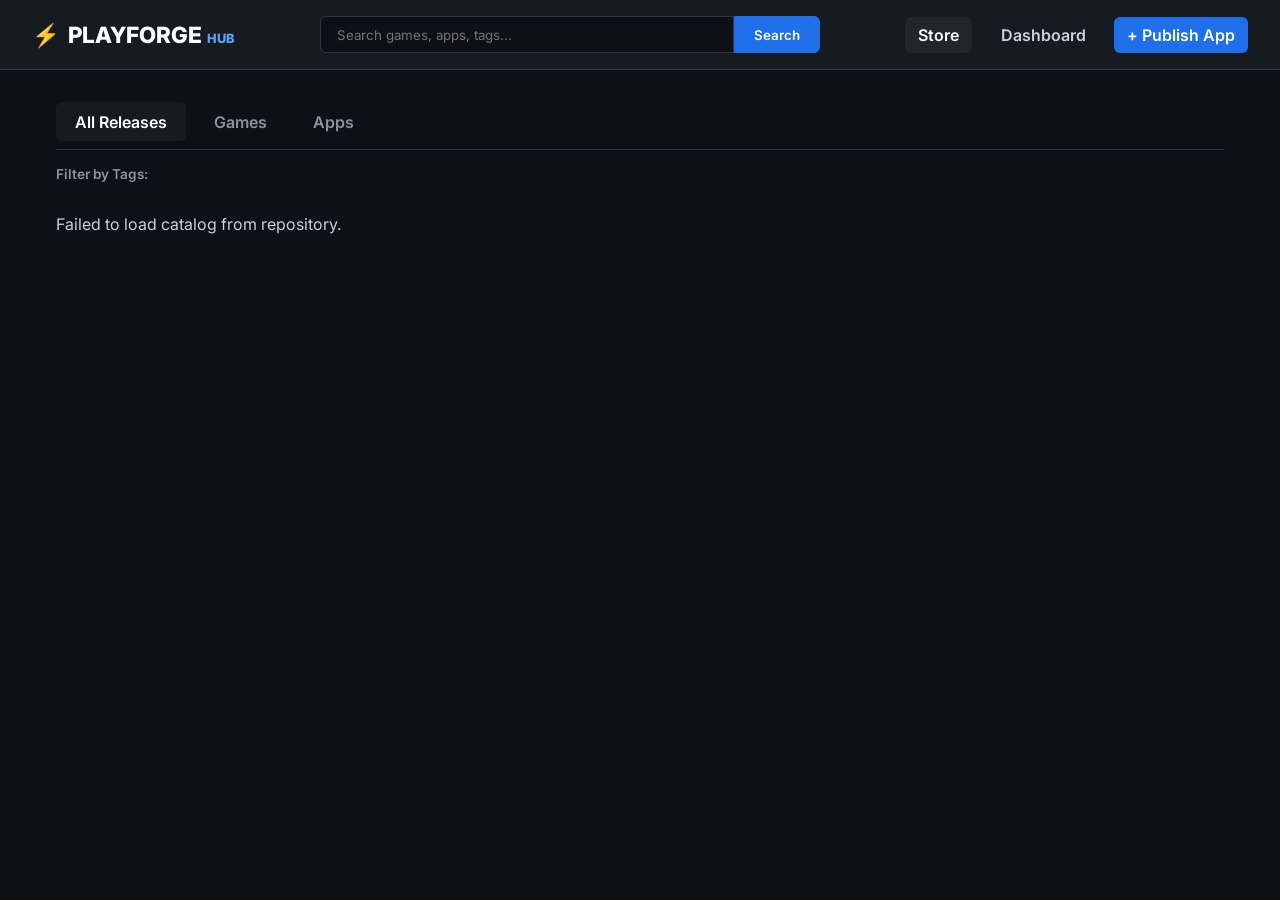
<file: index.html>
<!-- index.html -->
<!DOCTYPE html>
<html lang="en">
<head>
  <meta charset="UTF-8">
  <meta name="viewport" content="width=device-width, initial-scale=1.0">
  <title>PLAYFORGE Hub - App & Game Store</title>
  <link rel="stylesheet" href="styles.css">
  <link rel="preconnect" href="https://fonts.googleapis.com">
  <link rel="preconnect" href="https://fonts.gstatic.com" crossorigin>
  <link href="https://fonts.googleapis.com/css2?family=Inter:wght@300;400;600;700;800&display=swap" rel="stylesheet">
</head>
<body>
  <header class="navbar">
    <div class="nav-brand">
      <span class="brand-logo">⚡</span>
      <span class="brand-title">PLAYFORGE <small>HUB</small></span>
    </div>
    
    <div class="search-bar-container">
      <input type="text" id="searchInput" placeholder="Search games, apps, tags...">
      <button id="searchBtn">Search</button>
    </div>

    <nav class="nav-links">
      <a href="index.html" class="active">Store</a>
      <a href="dashboard.html">Dashboard</a>
      <a href="admin.html" class="btn-admin">+ Publish App</a>
    </nav>
  </header>

  <main class="container">
    <section class="filter-section">
      <div class="category-tabs">
        <button class="tab-btn active" data-category="all">All Releases</button>
        <button class="tab-btn" data-category="games">Games</button>
        <button class="tab-btn" data-category="apps">Apps</button>
      </div>

      <div class="tag-filter-bar">
        <span class="filter-label">Filter by Tags:</span>
        <div class="tag-pills" id="tagPillsContainer">
          <!-- Dynamically populated tags -->
        </div>
      </div>
    </section>

    <section class="catalog-grid" id="catalogGrid">
      <div class="loading-state">Loading store catalog...</div>
    </section>
  </main>

  <!-- 18+ Age Verification Modal -->
  <div class="modal-overlay" id="ageModalOverlay">
    <div class="modal-card">
      <div class="modal-header warning">
        <h3>⚠️ Age Verification Required</h3>
      </div>
      <div class="modal-body">
        <p>This title is rated <span class="badge badge-18">18+</span> for mature content.</p>
        <p>Please confirm that you are at least 18 years of age to access and download this application.</p>
      </div>
      <div class="modal-footer">
        <button class="btn btn-secondary" id="ageCancelBtn">Cancel</button>
        <button class="btn btn-danger" id="ageConfirmBtn">I am 18 or Older</button>
      </div>
    </div>
  </div>

  <script src="script.js"></script>
</body>
</html>
</file>
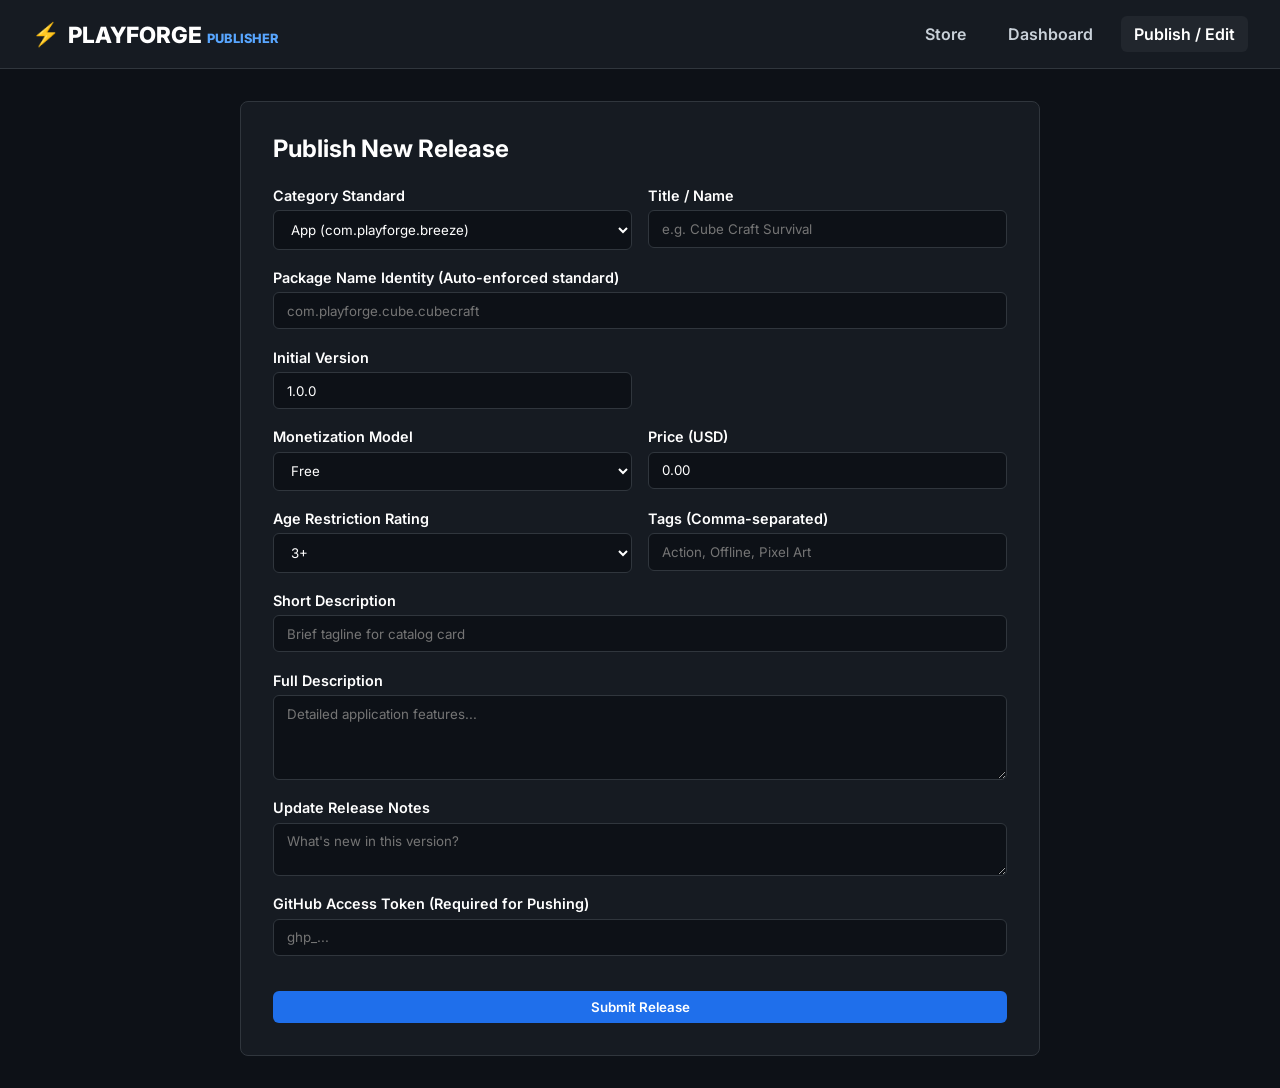
<file: admin.html>
<!-- admin.html -->
<!DOCTYPE html>
<html lang="en">
<head>
  <meta charset="UTF-8">
  <meta name="viewport" content="width=device-width, initial-scale=1.0">
  <title>PLAYFORGE Hub - Publisher Admin</title>
  <link rel="stylesheet" href="styles.css">
  <link href="https://fonts.googleapis.com/css2?family=Inter:wght@300;400;600;700;800&display=swap" rel="stylesheet">
</head>
<body>
  <header class="navbar">
    <div class="nav-brand">
      <span class="brand-logo">⚡</span>
      <span class="brand-title">PLAYFORGE <small>PUBLISHER</small></span>
    </div>
    <nav class="nav-links">
      <a href="index.html">Store</a>
      <a href="dashboard.html">Dashboard</a>
      <a href="admin.html" class="active">Publish / Edit</a>
    </nav>
  </header>

  <main class="container">
    <div class="form-card">
      <h2 id="formTitle" style="color: var(--text-white); margin-bottom: 1.5rem;">Publish New Release</h2>
      
      <form id="publishForm">
        <div class="form-row">
          <div class="form-group">
            <label for="itemType">Category Standard</label>
            <select id="itemType" required>
              <option value="apps">App (com.playforge.breeze)</option>
              <option value="games">Game (com.playforge.cube)</option>
            </select>
          </div>
          <div class="form-group">
            <label for="appName">Title / Name</label>
            <input type="text" id="appName" placeholder="e.g. Cube Craft Survival" required>
          </div>
        </div>

        <div class="form-group">
          <label for="packageIdentity">Package Name Identity (Auto-enforced standard)</label>
          <input type="text" id="packageIdentity" placeholder="com.playforge.cube.cubecraft" required>
        </div>

        <!-- Version Bump Section -->
        <div class="form-row" id="versionBumpSection" style="display:none;">
          <div class="form-group">
            <label for="bumpType">Update Release Type</label>
            <select id="bumpType">
              <option value="none">Keep Current Version</option>
              <option value="bugfix">Bug Fix / Patch (+0.0.1)</option>
              <option value="minor">Minor Feature (+0.1.0, reset patch)</option>
              <option value="major">Major Overhaul (+1.0.0, reset minor/patch)</option>
            </select>
          </div>
          <div class="form-group">
            <label for="appVersion">Version String</label>
            <input type="text" id="appVersion" value="1.0.0" required>
          </div>
        </div>

        <div class="form-row" id="initialVersionSection">
          <div class="form-group">
            <label for="appVersionInitial">Initial Version</label>
            <input type="text" id="appVersionInitial" value="1.0.0" required>
          </div>
        </div>

        <!-- Monetization & Subscription -->
        <div class="form-row">
          <div class="form-group">
            <label for="monetizationType">Monetization Model</label>
            <select id="monetizationType">
              <option value="free">Free</option>
              <option value="paid">One-time Purchase</option>
              <option value="subscription">Subscription Tier</option>
            </select>
          </div>
          <div class="form-group" id="priceGroup">
            <label for="appPrice">Price (USD)</label>
            <input type="number" id="appPrice" step="0.01" value="0.00">
          </div>
        </div>

        <div id="subscriptionFields" style="display: none;" class="form-row">
          <div class="form-group">
            <label for="subInterval">Billing Interval</label>
            <select id="subInterval">
              <option value="monthly">Monthly</option>
              <option value="yearly">Yearly</option>
            </select>
          </div>
          <div class="form-group">
            <label for="subTierName">Subscription Tier Name</label>
            <input type="text" id="subTierName" placeholder="e.g. VIP Pass, Pro Access">
          </div>
        </div>

        <!-- Metadata -->
        <div class="form-row">
          <div class="form-group">
            <label for="ageRating">Age Restriction Rating</label>
            <select id="ageRating">
              <option value="3+">3+</option>
              <option value="7+">7+</option>
              <option value="12+">12+</option>
              <option value="16+">16+</option>
              <option value="18+">18+ (Triggers Verification Prompt)</option>
            </select>
          </div>
          <div class="form-group">
            <label for="appTags">Tags (Comma-separated)</label>
            <input type="text" id="appTags" placeholder="Action, Offline, Pixel Art">
          </div>
        </div>

        <div class="form-group">
          <label for="shortDescription">Short Description</label>
          <input type="text" id="shortDescription" placeholder="Brief tagline for catalog card">
        </div>

        <div class="form-group">
          <label for="fullDescription">Full Description</label>
          <textarea id="fullDescription" rows="4" placeholder="Detailed application features..."></textarea>
        </div>

        <div class="form-group">
          <label for="updateNotes">Update Release Notes</label>
          <textarea id="updateNotes" rows="2" placeholder="What's new in this version?"></textarea>
        </div>

        <div class="form-group">
          <label for="githubToken">GitHub Access Token (Required for Pushing)</label>
          <input type="password" id="githubToken" placeholder="ghp_..." required>
        </div>

        <button type="submit" class="btn btn-primary" style="width: 100%; margin-top: 1rem;" id="submitBtn">Submit Release</button>
      </form>
    </div>
  </main>

  <script src="admin.js"></script>
</body>
</html>
</file>
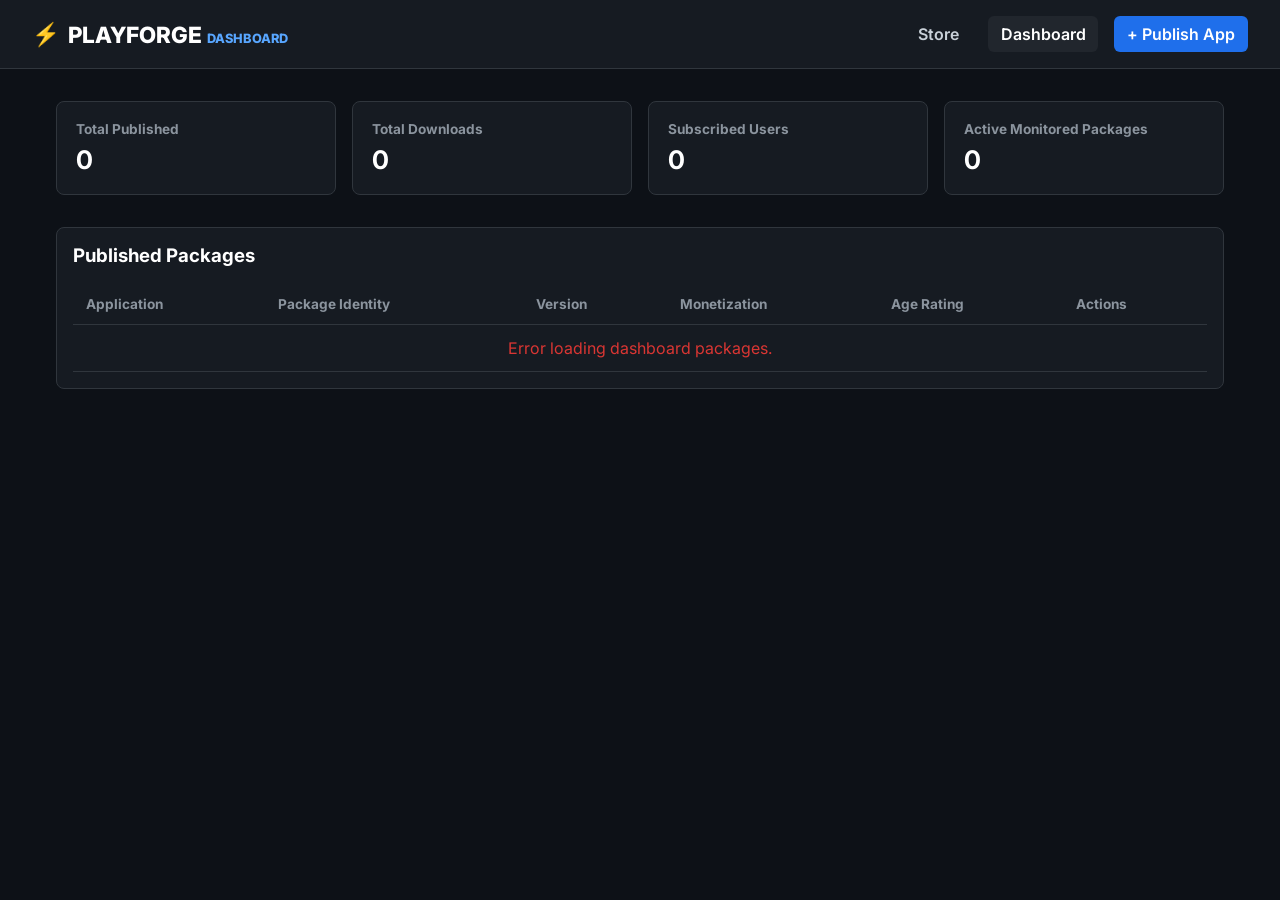
<file: dashboard.html>
<!-- dashboard.html -->
<!DOCTYPE html>
<html lang="en">
<head>
  <meta charset="UTF-8">
  <meta name="viewport" content="width=device-width, initial-scale=1.0">
  <title>PLAYFORGE Hub - Publisher Dashboard</title>
  <link rel="stylesheet" href="styles.css">
  <link href="https://fonts.googleapis.com/css2?family=Inter:wght@300;400;600;700;800&display=swap" rel="stylesheet">
</head>
<body>
  <header class="navbar">
    <div class="nav-brand">
      <span class="brand-logo">⚡</span>
      <span class="brand-title">PLAYFORGE <small>DASHBOARD</small></span>
    </div>
    <nav class="nav-links">
      <a href="index.html">Store</a>
      <a href="dashboard.html" class="active">Dashboard</a>
      <a href="admin.html" class="btn-admin">+ Publish App</a>
    </nav>
  </header>

  <main class="container">
    <section class="dashboard-grid">
      <div class="stat-card">
        <h5>Total Published</h5>
        <p id="statTotalCount">0</p>
      </div>
      <div class="stat-card">
        <h5>Total Downloads</h5>
        <p id="statTotalDownloads">0</p>
      </div>
      <div class="stat-card">
        <h5>Subscribed Users</h5>
        <p id="statSubscriptions">0</p>
      </div>
      <div class="stat-card">
        <h5>Active Monitored Packages</h5>
        <p id="statPackages">0</p>
      </div>
    </section>

    <section class="dashboard-table-container">
      <h3 style="margin-bottom: 1rem; color: var(--text-white);">Published Packages</h3>
      <table class="data-table">
        <thead>
          <tr>
            <th>Application</th>
            <th>Package Identity</th>
            <th>Version</th>
            <th>Monetization</th>
            <th>Age Rating</th>
            <th>Actions</th>
          </tr>
        </thead>
        <tbody id="dashboardTableBody">
          <tr><td colspan="6" style="text-align:center;">Fetching published releases...</td></tr>
        </tbody>
      </table>
    </section>
  </main>

  <script src="dashboard.js"></script>
</body>
</html>
</file>
<file: styles.css>
/* styles.css */
:root {
  --bg-primary: #0d1117;
  --bg-secondary: #161b22;
  --bg-card: #21262d;
  --border-color: #30363d;
  --accent-color: #58a6ff;
  --accent-hover: #1f6feb;
  --text-main: #c9d1d9;
  --text-muted: #8b949e;
  --text-white: #ffffff;
  --tag-bg: #2d333b;
  --badge-green: #238636;
  --badge-yellow: #9e6a03;
  --badge-red: #da3633;
  --purple-sub: #8957e5;
}

* {
  box-sizing: border-box;
  margin: 0;
  padding: 0;
  font-family: 'Inter', sans-serif;
}

body {
  background-color: var(--bg-primary);
  color: var(--text-main);
  min-height: 100vh;
  display: flex;
  flex-direction: column;
}

.navbar {
  background-color: var(--bg-secondary);
  border-bottom: 1px solid var(--border-color);
  padding: 1rem 2rem;
  display: flex;
  justify-content: space-between;
  align-items: center;
  gap: 1rem;
}

.nav-brand {
  display: flex;
  align-items: center;
  gap: 0.5rem;
  font-weight: 800;
  font-size: 1.4rem;
  color: var(--text-white);
}

.nav-brand small {
  color: var(--accent-color);
  font-size: 0.8rem;
}

.search-bar-container {
  display: flex;
  flex: 1;
  max-width: 500px;
}

.search-bar-container input {
  width: 100%;
  padding: 0.6rem 1rem;
  background-color: var(--bg-primary);
  border: 1px solid var(--border-color);
  border-radius: 6px 0 0 6px;
  color: var(--text-white);
  outline: none;
}

.search-bar-container button {
  padding: 0.6rem 1.2rem;
  background-color: var(--accent-hover);
  border: 1px solid var(--accent-hover);
  border-radius: 0 6px 6px 0;
  color: var(--text-white);
  cursor: pointer;
  font-weight: 600;
}

.nav-links {
  display: flex;
  gap: 1rem;
  align-items: center;
}

.nav-links a {
  color: var(--text-main);
  text-decoration: none;
  font-weight: 600;
  padding: 0.5rem 0.8rem;
  border-radius: 6px;
  transition: background 0.2s;
}

.nav-links a:hover, .nav-links a.active {
  background-color: var(--bg-card);
  color: var(--text-white);
}

.btn-admin {
  background-color: var(--accent-hover) !important;
  color: var(--text-white) !important;
}

.container {
  width: 100%;
  max-width: 1200px;
  margin: 2rem auto;
  padding: 0 1rem;
  flex: 1;
}

.filter-section {
  display: flex;
  flex-direction: column;
  gap: 1rem;
  margin-bottom: 2rem;
}

.category-tabs {
  display: flex;
  gap: 0.5rem;
  border-bottom: 1px solid var(--border-color);
  padding-bottom: 0.5rem;
}

.tab-btn {
  background: none;
  border: none;
  color: var(--text-muted);
  padding: 0.6rem 1.2rem;
  font-size: 1rem;
  font-weight: 600;
  cursor: pointer;
  border-radius: 6px;
}

.tab-btn.active, .tab-btn:hover {
  color: var(--text-white);
  background-color: var(--bg-secondary);
}

.tag-filter-bar {
  display: flex;
  align-items: center;
  gap: 1rem;
  flex-wrap: wrap;
}

.filter-label {
  font-size: 0.85rem;
  color: var(--text-muted);
  font-weight: 600;
}

.tag-pills {
  display: flex;
  gap: 0.5rem;
  flex-wrap: wrap;
}

.tag-pill {
  background-color: var(--tag-bg);
  color: var(--text-main);
  border: 1px solid var(--border-color);
  padding: 0.3rem 0.7rem;
  border-radius: 20px;
  font-size: 0.8rem;
  cursor: pointer;
  transition: all 0.2s;
}

.tag-pill.active, .tag-pill:hover {
  background-color: var(--accent-hover);
  color: var(--text-white);
  border-color: var(--accent-hover);
}

.catalog-grid {
  display: grid;
  grid-template-columns: repeat(auto-fill, minmax(280px, 1fr));
  gap: 1.5rem;
}

.card {
  background-color: var(--bg-secondary);
  border: 1px solid var(--border-color);
  border-radius: 8px;
  padding: 1.2rem;
  display: flex;
  flex-direction: column;
  justify-content: space-between;
  gap: 1rem;
  transition: transform 0.2s, border-color 0.2s;
}

.card:hover {
  transform: translateY(-3px);
  border-color: var(--accent-color);
}

.card-header {
  display: flex;
  gap: 1rem;
  align-items: center;
}

.card-icon {
  width: 64px;
  height: 64px;
  border-radius: 12px;
  object-fit: cover;
  background-color: var(--bg-card);
}

.card-meta h4 {
  color: var(--text-white);
  font-size: 1.1rem;
}

.card-meta p {
  color: var(--text-muted);
  font-size: 0.85rem;
}

.card-badges {
  display: flex;
  gap: 0.4rem;
  margin-top: 0.4rem;
}

.badge {
  padding: 0.15rem 0.4rem;
  border-radius: 4px;
  font-size: 0.7rem;
  font-weight: 700;
  color: #fff;
  text-transform: uppercase;
}

.badge-3, .badge-7 { background-color: var(--badge-green); }
.badge-12, .badge-16 { background-color: var(--badge-yellow); }
.badge-18 { background-color: var(--badge-red); }
.badge-sub { background-color: var(--purple-sub); }

.card-tags {
  display: flex;
  gap: 0.3rem;
  flex-wrap: wrap;
}

.card-tag {
  font-size: 0.75rem;
  color: var(--text-muted);
  background-color: var(--bg-card);
  padding: 0.2rem 0.5rem;
  border-radius: 4px;
}

.card-footer {
  display: flex;
  justify-content: space-between;
  align-items: center;
  border-top: 1px solid var(--border-color);
  padding-top: 0.8rem;
}

.price-tag {
  font-weight: 700;
  color: var(--text-white);
  font-size: 0.95rem;
}

.btn {
  padding: 0.5rem 1rem;
  border-radius: 6px;
  border: none;
  font-weight: 600;
  cursor: pointer;
  transition: opacity 0.2s;
  text-decoration: none;
  display: inline-block;
  text-align: center;
}

.btn-primary { background-color: var(--accent-hover); color: var(--text-white); }
.btn-secondary { background-color: var(--bg-card); color: var(--text-main); }
.btn-danger { background-color: var(--badge-red); color: var(--text-white); }

.btn:hover { opacity: 0.9; }

/* Dashboard Styles */
.dashboard-grid {
  display: grid;
  grid-template-columns: repeat(auto-fit, minmax(200px, 1fr));
  gap: 1rem;
  margin-bottom: 2rem;
}

.stat-card {
  background-color: var(--bg-secondary);
  border: 1px solid var(--border-color);
  padding: 1.2rem;
  border-radius: 8px;
}

.stat-card h5 { color: var(--text-muted); font-size: 0.85rem; margin-bottom: 0.4rem; }
.stat-card p { color: var(--text-white); font-size: 1.6rem; font-weight: 700; }

.dashboard-table-container {
  background-color: var(--bg-secondary);
  border: 1px solid var(--border-color);
  border-radius: 8px;
  padding: 1rem;
  overflow-x: auto;
}

.data-table {
  width: 100%;
  border-collapse: collapse;
  text-align: left;
}

.data-table th, .data-table td {
  padding: 0.8rem;
  border-bottom: 1px solid var(--border-color);
}

.data-table th { color: var(--text-muted); font-size: 0.85rem; }

/* Forms & Admin Panel */
.form-card {
  background-color: var(--bg-secondary);
  border: 1px solid var(--border-color);
  border-radius: 8px;
  padding: 2rem;
  max-width: 800px;
  margin: 0 auto;
}

.form-group {
  margin-bottom: 1.2rem;
  display: flex;
  flex-direction: column;
  gap: 0.4rem;
}

.form-group label {
  font-size: 0.9rem;
  font-weight: 600;
  color: var(--text-white);
}

.form-group input, .form-group select, .form-group textarea {
  padding: 0.6rem 0.8rem;
  background-color: var(--bg-primary);
  border: 1px solid var(--border-color);
  border-radius: 6px;
  color: var(--text-white);
}

.form-row {
  display: grid;
  grid-template-columns: 1fr 1fr;
  gap: 1rem;
}

/* Modals */
.modal-overlay {
  position: fixed;
  top: 0; left: 0; right: 0; bottom: 0;
  background-color: rgba(0,0,0,0.75);
  display: none;
  justify-content: center;
  align-items: center;
  z-index: 1000;
}

.modal-card {
  background-color: var(--bg-secondary);
  border: 1px solid var(--border-color);
  border-radius: 8px;
  width: 90%;
  max-width: 450px;
  padding: 1.5rem;
}

.modal-header { margin-bottom: 1rem; }
.modal-body { margin-bottom: 1.5rem; color: var(--text-main); font-size: 0.95rem; }
.modal-footer { display: flex; justify-content: flex-end; gap: 0.8rem; }
</file>
